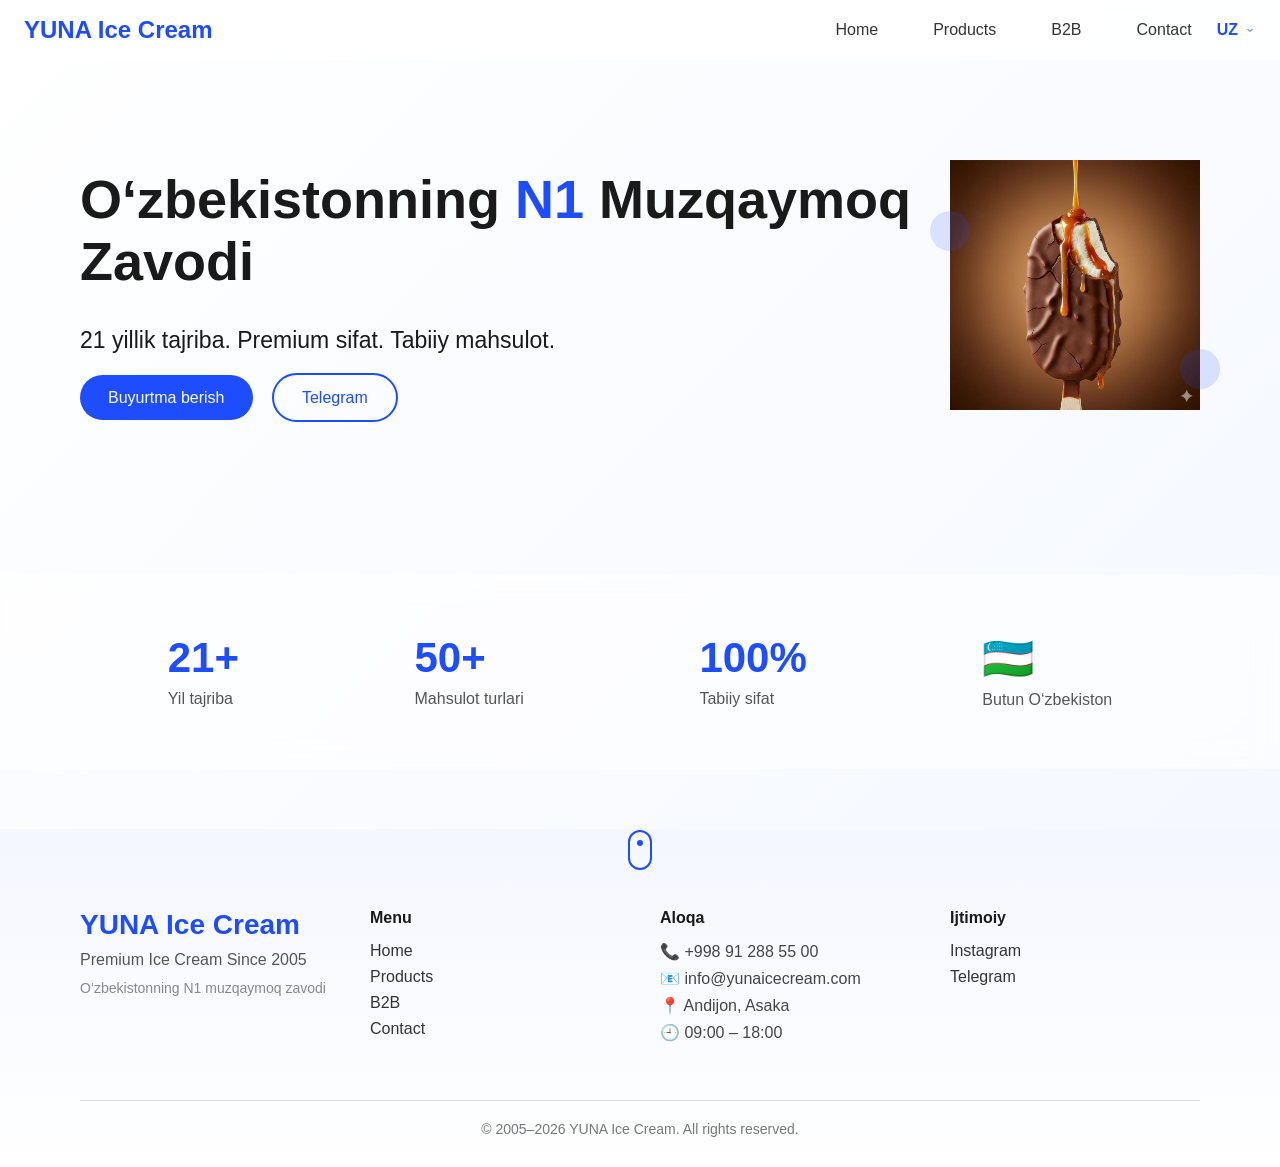
<file: index.html>
<!DOCTYPE html>
<html lang="uz">
    <head>
        <meta charset="UTF-8" />
        <title>YUNA Ice Cream — Premium Muzqaymoq</title>
        <meta name="viewport" content="width=device-width, initial-scale=1.0" />
        <link rel="stylesheet" href="assets/css/style.css" />
    </head>
<body>

<!-- LOADER -->
<div id="loader">
  <div class="logo">YUNA Ice Cream</div>
  <p>Premium Ice Cream Since 2005</p>
</div>

<!-- HEADER -->
<header class="header">
  <div class="header-left">
    <div class="brand">YUNA Ice Cream</div>
  </div>

  <div class="box-nav">
      <nav class="nav" id="navMenu">
    <a href="index.html">Home</a>
    <a href="products.html">Products</a>
    <a href="b2b.html">B2B</a>
    <a href="contact.html">Contact</a>
  </nav>

  <div class="header-right">
   <div class="lang-box" id="langBox">
  <span class="current-lang">UZ</span>
  <svg width="12" height="12" viewBox="0 0 24 24">
    <path d="M7 10l5 5 5-5" fill="none" stroke="currentColor" stroke-width="2"/>
  </svg>

  <div class="lang-dropdown">
    <button data-lang="uz">UZ</button>
    <button data-lang="ru">RU</button>
    <button data-lang="en">EN</button>
  </div>
</div>


    <div class="hamburger" id="hamburger">
      <span></span><span></span><span></span>
    </div>
  </div>
  </div>
</header>





<!-- HERO -->
<section class="hero">
  <div class="hero-text">
    <h1>O‘zbekistonning <span>N1</span> Muzqaymoq Zavodi</h1>
    <p data-i18n="hero_desc">21 yillik tajriba. Premium sifat. Tabiiy mahsulot.</p>

    <div class="buttons">
      <a class="btn primary" href="b2b.html" target="_blank">Buyurtma berish</a>
      <a class="btn outline" href="https://t.me/yunamilk" target="_blank" rel="noopener">Telegram</a>
    </div>
  </div>

  <div class="hero-image">
    <img src="assets/images/photo_2026-01-29_21-49-22.jpg" alt="Ice Cream" width="250" height="250">
    <div class="floating ice1"></div>
    <div class="floating ice2"></div>

  </div>
  <div class="scroll-indicator">
  <span></span>
</div>

</section>

<!-- STATS -->
<section class="stats">
  <div class="stat">
    <h3>21+</h3>
    <p>Yil tajriba</p>
  </div>
  <div class="stat">
    <h3>50+</h3>
    <p>Mahsulot turlari</p>
  </div>
  <div class="stat">
    <h3>100%</h3>
    <p>Tabiiy sifat</p>
  </div>
  <div class="stat">
    <h3>🇺🇿</h3>
    <p>Butun O‘zbekiston</p>
  </div>
</section>

<footer class="footer">
  <div class="footer-grid">

    <div class="footer-brand">
      <h2>YUNA Ice Cream</h2>
      <p>Premium Ice Cream Since 2005</p>
      <span data-i18n="hero_title">O‘zbekistonning N1 muzqaymoq zavodi</span>
    </div>

    <div class="footer-links">
      <h4>Menu</h4>
      <a href="#">Home</a>
      <a href="products.html">Products</a>
      <a href="b2b.html">B2B</a>
      <a href="contact.html">Contact</a>
    </div>

    <div class="footer-contact">
      <h4>Aloqa</h4>
      <p>📞 +998 91 288 55 00</p>
      <p>📧 info@yunаicecream.com</p>
      <p>📍 Andijon, Asaka</p>
      <p>🕘 09:00 – 18:00</p>
    </div>

    <div class="footer-social">
      <h4>Ijtimoiy</h4>
      <a href="https://www.instagram.com/yunabiznes/" target="_blank" el="noopener">Instagram</a>
      <a href="https://t.me/yunamilk" target="_blank" el="noopener">Telegram</a>
    </div>

  </div>

  <div class="footer-bottom">
    © 2005–2026 YUNA Ice Cream. All rights reserved.
  </div>
</footer>


<!-- <script src="assets/js/translations.js"></script> -->
<script src="assets/js/main.js"></script>

</body>
</html>
</file>
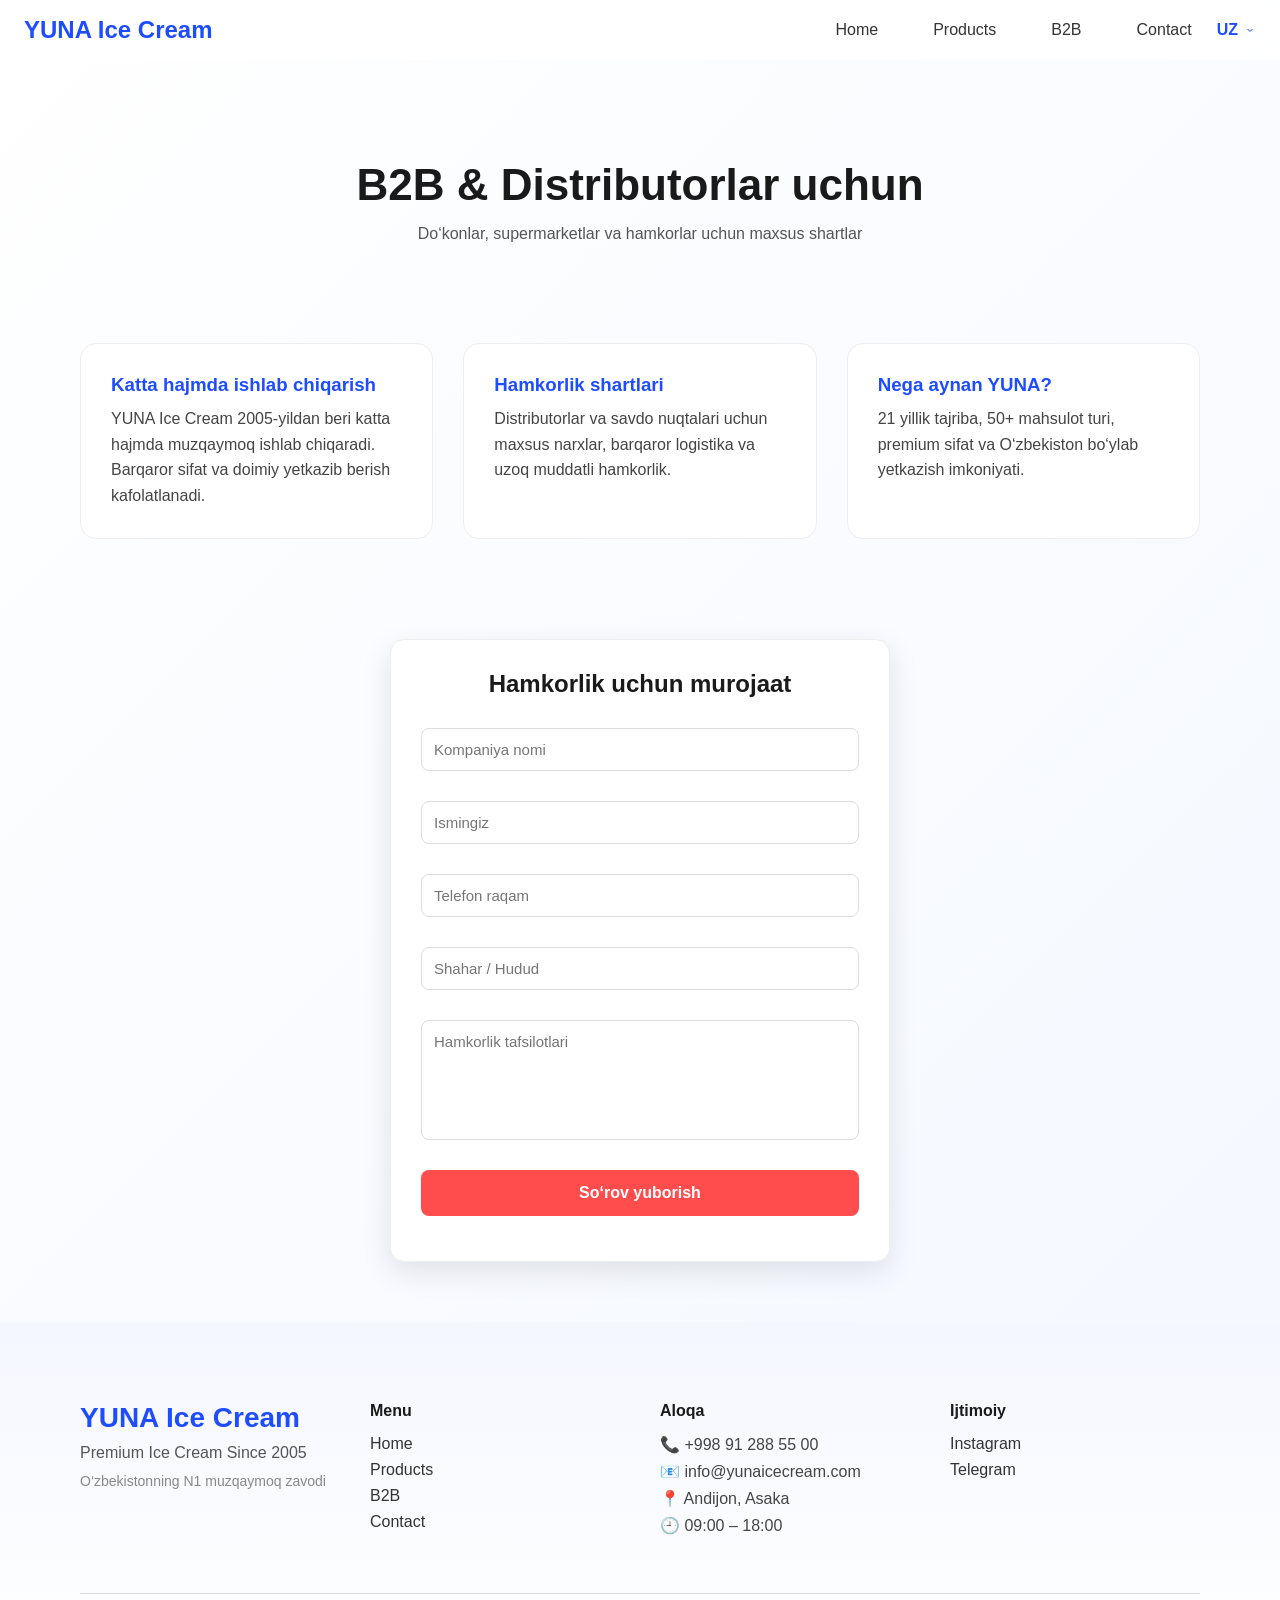
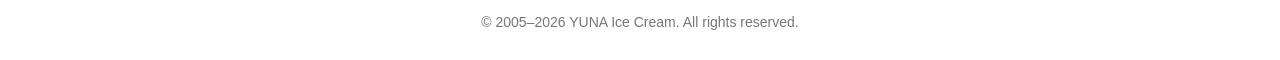
<file: b2b.html>
<!DOCTYPE html>
<html lang="uz">
<head>
  <meta charset="UTF-8" />
  <title>B2B — YUNA Ice Cream</title>
  <meta name="viewport" content="width=device-width, initial-scale=1.0" />
  <link rel="stylesheet" href="assets/css/style.css" />
</head>




<body>

<!-- HEADER -->
<header class="header">
  <div class="header-left">
    <div class="brand">YUNA Ice Cream</div>
  </div>

  <div class="box-nav">
      <nav class="nav" id="navMenu">
    <a href="index.html">Home</a>
    <a href="products.html">Products</a>
    <a href="b2b.html">B2B</a>
    <a href="contact.html">Contact</a>
  </nav>

  <div class="header-right">
   <div class="lang-box" id="langBox">
  <span class="current-lang">UZ</span>
  <svg width="12" height="12" viewBox="0 0 24 24">
    <path d="M7 10l5 5 5-5" fill="none" stroke="currentColor" stroke-width="2"/>
  </svg>

  <div class="lang-dropdown">
    <button data-lang="uz">UZ</button>
    <button data-lang="ru">RU</button>
    <button data-lang="en">EN</button>
  </div>
</div>


    <div class="hamburger" id="hamburger">
      <span></span><span></span><span></span>
    </div>
  </div>
  </div>
</header>


<!-- B2B HERO -->
<section class="b2b-hero">
  <h1>B2B & Distributorlar uchun</h1>
  <p>Do‘konlar, supermarketlar va hamkorlar uchun maxsus shartlar</p>
</section>

<!-- B2B INFO -->
<section class="b2b-info">
  <div class="b2b-box">
    <h3>Katta hajmda ishlab chiqarish</h3>
    <p>
      YUNA Ice Cream 2005-yildan beri katta hajmda muzqaymoq ishlab chiqaradi.
      Barqaror sifat va doimiy yetkazib berish kafolatlanadi.
    </p>
  </div>

  <div class="b2b-box">
    <h3>Hamkorlik shartlari</h3>
    <p>
      Distributorlar va savdo nuqtalari uchun maxsus narxlar,
      barqaror logistika va uzoq muddatli hamkorlik.
    </p>
  </div>

  <div class="b2b-box">
    <h3>Nega aynan YUNA?</h3>
    <p>
      21 yillik tajriba, 50+ mahsulot turi, premium sifat va
      O‘zbekiston bo‘ylab yetkazish imkoniyati.
    </p>
  </div>
</section>

<!-- B2B FORM -->
<!-- <section class="b2b-form">
  <h2>Hamkorlik uchun murojaat</h2>

<form id="b2bForm" class="b2b-form">
  <input type="text" placeholder="Kompaniya nomi" required>
  <input type="text" placeholder="Aloqa shaxsi" required>
  <input type="tel" placeholder="Telefon raqam" required>
  <input type="text" placeholder="Shahar / Hudud">
  <textarea placeholder="Hamkorlik tafsilotlari"></textarea>

  <button type="submit">So‘rov yuborish</button>
</form>

</section> -->

<section class="b2b-form">
  <h2>Hamkorlik uchun murojaat</h2>

  <form id="b2bForm">
    <input
      type="text"
      id="company"
      placeholder="Kompaniya nomi"
      required
    >

    <input
      type="text"
      id="name"
      placeholder="Ismingiz"
      required
    >

    <input
      type="tel"
      id="phone"
      placeholder="Telefon raqam"
      required
    >

    <input
      type="text"
      id="city"
      placeholder="Shahar / Hudud"
    >

    <textarea
      id="message"
      placeholder="Hamkorlik tafsilotlari"
    ></textarea>

    <button type="submit">So‘rov yuborish</button>

    <p id="formStatus"></p>
  </form>
</section>



<!-- FOOTER -->
<footer class="footer">
  <div class="footer-grid">

    <div class="footer-brand">
      <h2>YUNA Ice Cream</h2>
      <p>Premium Ice Cream Since 2005</p>
      <span data-i18n="hero_title">O‘zbekistonning N1 muzqaymoq zavodi</span>
    </div>

    <div class="footer-links">
      <h4>Menu</h4>
      <a href="#">Home</a>
      <a href="products.html">Products</a>
      <a href="b2b.html">B2B</a>
      <a href="contact.html">Contact</a>
    </div>

    <div class="footer-contact">
      <h4>Aloqa</h4>
      <p>📞 +998 91 288 55 00</p>
      <p>📧 info@yunаicecream.com</p>
      <p>📍 Andijon, Asaka</p>
      <p>🕘 09:00 – 18:00</p>
    </div>

    <div class="footer-social">
      <h4>Ijtimoiy</h4>
      <a href="https://www.instagram.com/yunabiznes/" target="_blank" el="noopener">Instagram</a>
      <a href="https://t.me/yunamilk" target="_blank" el="noopener">Telegram</a>
    </div>

  </div>

  <div class="footer-bottom">
    © 2005–2026 YUNA Ice Cream. All rights reserved.
  </div>
</footer>



<script src="assets/js/main.js"></script>
</body>
</html>
</file>
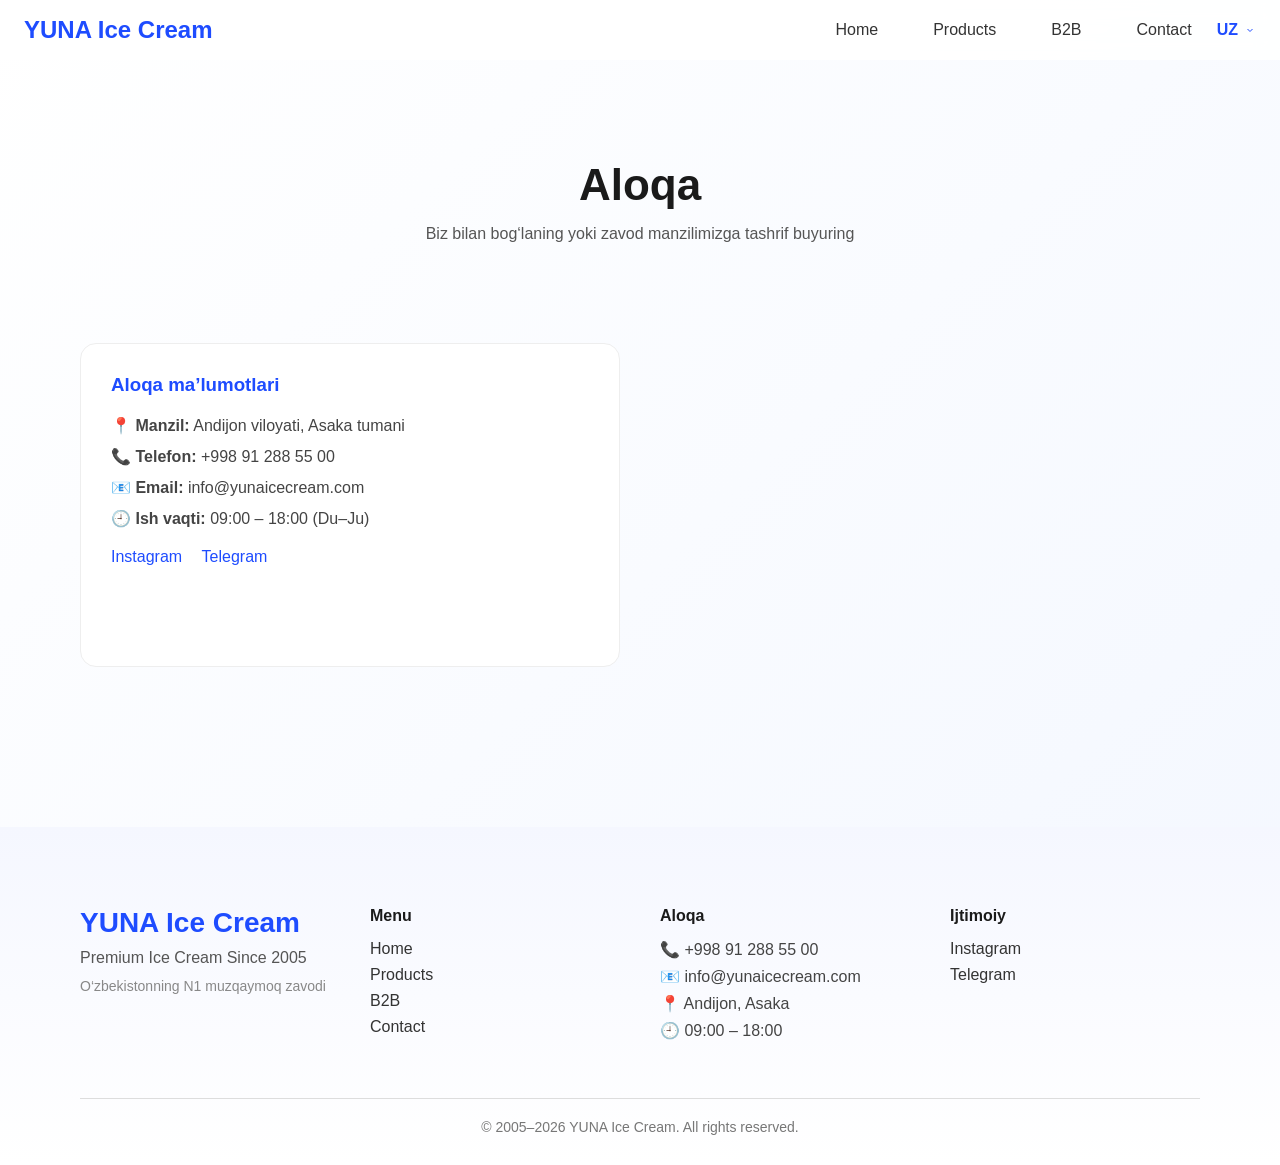
<file: contact.html>
<!DOCTYPE html>
<html lang="uz">
<head>
  <meta charset="UTF-8" />
  <title>Contact — YUNA Ice Cream</title>
  <meta name="viewport" content="width=device-width, initial-scale=1.0" />
  <link rel="stylesheet" href="assets/css/style.css" />
</head>
<body>

<!-- HEADER -->
<header class="header">
  <div class="header-left">
    <div class="brand">YUNA Ice Cream</div>
  </div>

  <div class="box-nav">
      <nav class="nav" id="navMenu">
    <a href="index.html">Home</a>
    <a href="products.html">Products</a>
    <a href="b2b.html">B2B</a>
    <a href="contact.html">Contact</a>
  </nav>

  <div class="header-right">
   <div class="lang-box" id="langBox">
  <span class="current-lang">UZ</span>
  <svg width="12" height="12" viewBox="0 0 24 24">
    <path d="M7 10l5 5 5-5" fill="none" stroke="currentColor" stroke-width="2"/>
  </svg>

  <div class="lang-dropdown">
    <button data-lang="uz">UZ</button>
    <button data-lang="ru">RU</button>
    <button data-lang="en">EN</button>
  </div>
</div>


    <div class="hamburger" id="hamburger">
      <span></span><span></span><span></span>
    </div>
  </div>
  </div>
</header>


<!-- CONTACT HERO -->
<section class="contact-hero">
  <h1>Aloqa</h1>
  <p>Biz bilan bog‘laning yoki zavod manzilimizga tashrif buyuring</p>
</section>

<!-- CONTACT CONTENT -->
<section class="contact-content">

  <!-- CONTACT INFO -->
  <div class="contact-info">
    <h3>Aloqa ma’lumotlari</h3>
    <p><strong>📍 Manzil:</strong> Andijon viloyati, Asaka tumani</p>
    <p><strong>📞 Telefon:</strong> +998 91 288 55 00</p>
    <p><strong>📧 Email:</strong> info@yunaicecream.com</p>
    <p><strong>🕘 Ish vaqti:</strong> 09:00 – 18:00 (Du–Ju)</p>

    <div class="contact-social">
      <a href="https://www.instagram.com/yunabiznes/" target="_blank" el="noopener">Instagram</a>
      <a href="https://t.me/yunamilk" target="_blank" el="noopener">Telegram</a>
    </div>
  </div>

  <!-- MAP -->
  <div class="contact-map">
    <iframe
      src="https://www.google.com/maps?q=Asaka,%20Andijan,%20Uzbekistan&output=embed"
      loading="lazy"
      referrerpolicy="no-referrer-when-downgrade">
    </iframe>
  </div>

</section>

<!-- FOOTER -->
<footer class="footer">
  <div class="footer-grid">

    <div class="footer-brand">
      <h2>YUNA Ice Cream</h2>
      <p>Premium Ice Cream Since 2005</p>
      <span data-i18n="hero_title">O‘zbekistonning N1 muzqaymoq zavodi</span>
    </div>

    <div class="footer-links">
      <h4>Menu</h4>
      <a href="#">Home</a>
      <a href="products.html">Products</a>
      <a href="b2b.html">B2B</a>
      <a href="contact.html">Contact</a>
    </div>

    <div class="footer-contact">
      <h4>Aloqa</h4>
      <p>📞 +998 91 288 55 00</p>
      <p>📧 info@yunаicecream.com</p>
      <p>📍 Andijon, Asaka</p>
      <p>🕘 09:00 – 18:00</p>
    </div>

    <div class="footer-social">
      <h4>Ijtimoiy</h4>
      <a href="https://www.instagram.com/yunabiznes/" target="_blank" el="noopener">Instagram</a>
      <a href="https://t.me/yunamilk" target="_blank" el="noopener">Telegram</a>
    </div>

  </div>

  <div class="footer-bottom">
    © 2005–2026 YUNA Ice Cream. All rights reserved.
  </div>
</footer>

<script src="assets/js/main.js"></script>
</body>
</html>
</file>
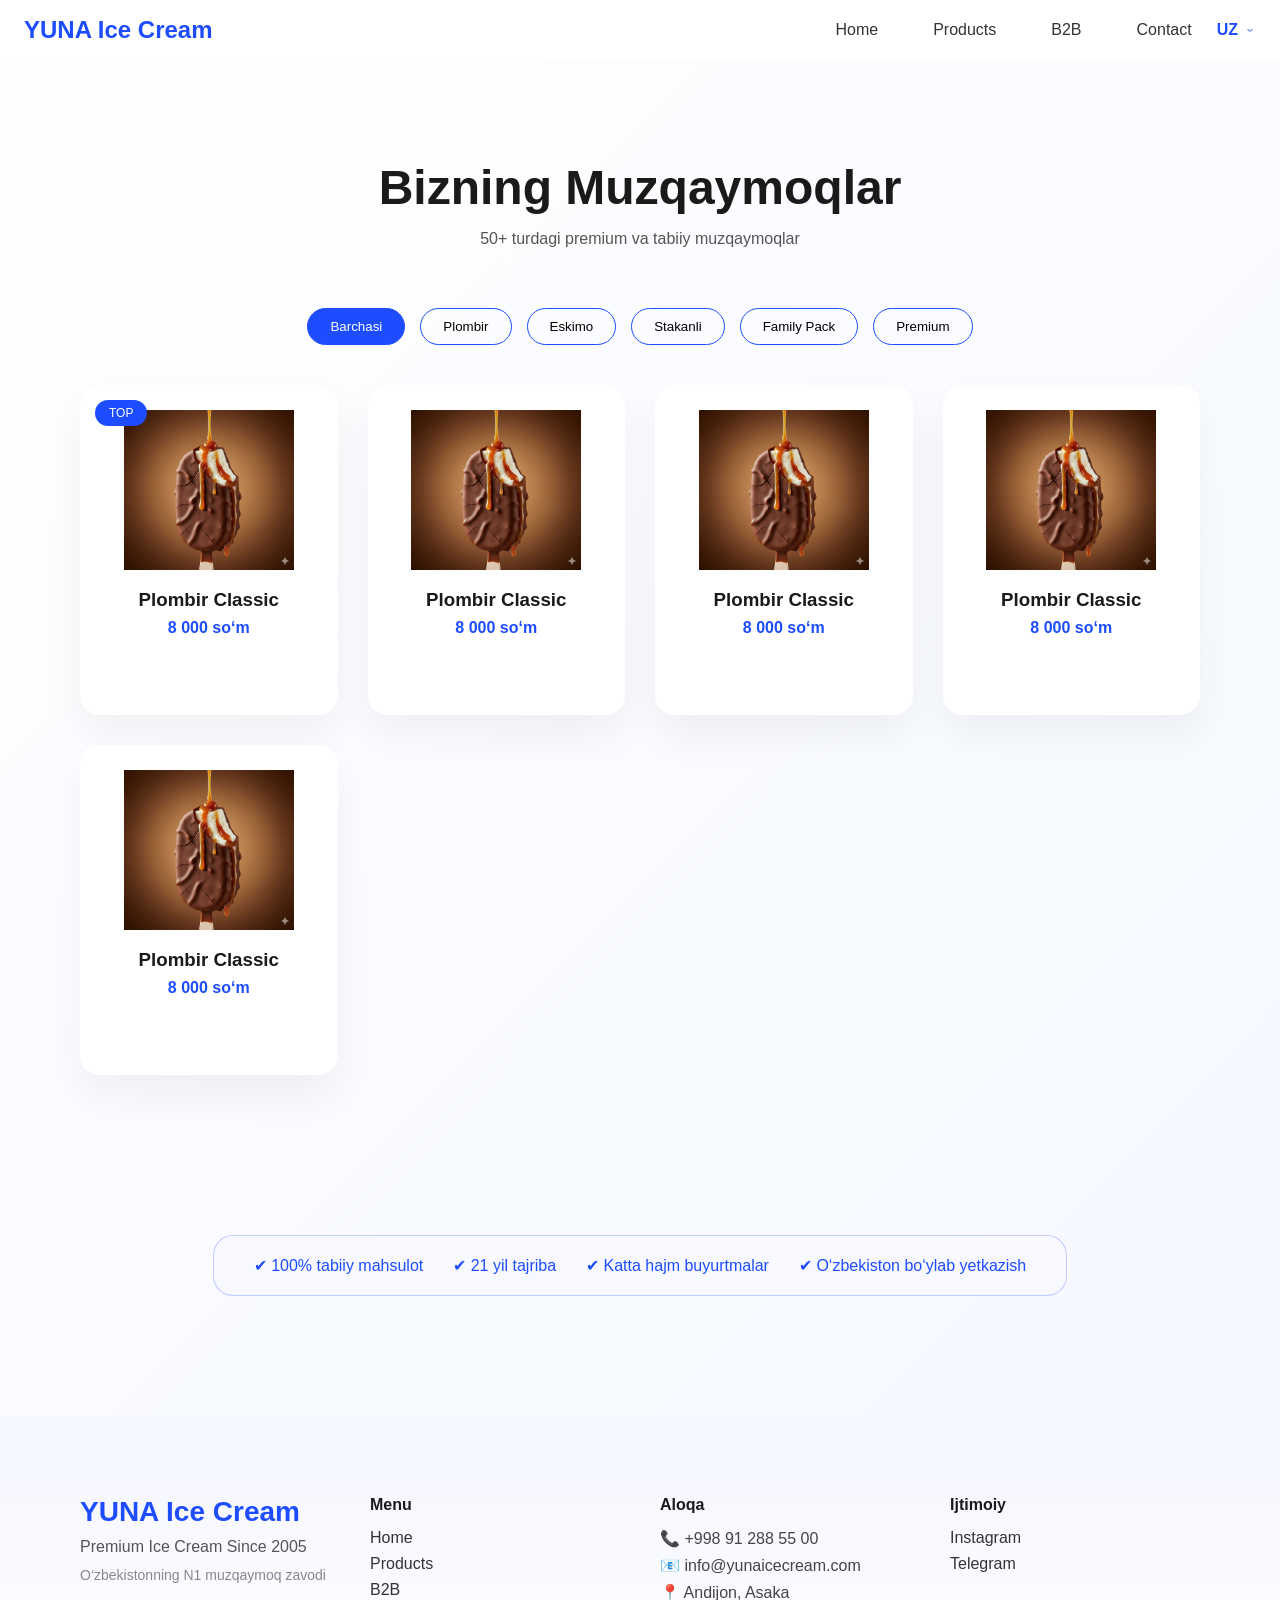
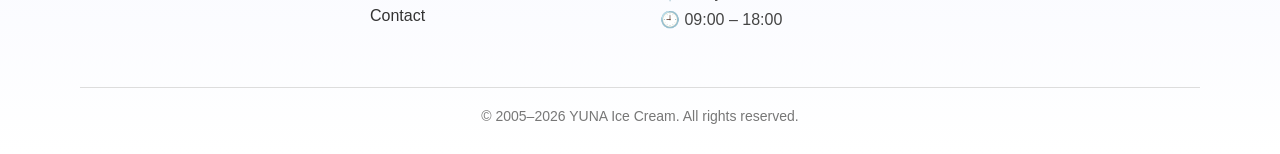
<file: products.html>
<!DOCTYPE html>
<html lang="uz">
<head>
  <meta charset="UTF-8" />
  <title>Products — YUNA Ice Cream</title>
  <meta name="viewport" content="width=device-width, initial-scale=1.0" />
  <link rel="stylesheet" href="assets/css/style.css" />
</head>
<body>

<!-- HEADER (index bilan bir xil) -->
<header class="header">
  <div class="header-left">
    <div class="brand">YUNA Ice Cream</div>
  </div>

  <div class="box-nav">
      <nav class="nav" id="navMenu">
    <a href="index.html">Home</a>
    <a href="products.html">Products</a>
    <a href="b2b.html">B2B</a>
    <a href="contact.html">Contact</a>
  </nav>

  <div class="header-right">
   <div class="lang-box" id="langBox">
  <span class="current-lang">UZ</span>
  <svg width="12" height="12" viewBox="0 0 24 24">
    <path d="M7 10l5 5 5-5" fill="none" stroke="currentColor" stroke-width="2"/>
  </svg>

  <div class="lang-dropdown">
    <button data-lang="uz">UZ</button>
    <button data-lang="ru">RU</button>
    <button data-lang="en">EN</button>
  </div>
</div>


    <div class="hamburger" id="hamburger">
      <span></span><span></span><span></span>
    </div>
  </div>
  </div>
</header>


<!-- PRODUCTS HERO -->
<section class="products-hero">
  <h1>Bizning Muzqaymoqlar</h1>
  <p>50+ turdagi premium va tabiiy muzqaymoqlar</p>
</section>

<!-- FILTER -->
<div class="product-filters">
  <button class="active">Barchasi</button>
  <button>Plombir</button>
  <button>Eskimo</button>
  <button>Stakanli</button>
  <button>Family Pack</button>
  <button>Premium</button>
</div>

<!-- PRODUCTS GRID -->
<section class="products-grid">

  <div class="product-card">
    <img src="assets/images/photo_2026-01-29_21-49-22.jpg" alt="">
    <span class="badge">TOP</span>

    <h3>Plombir Classic</h3>
    <span id="span">8 000 so‘m</span>
    <a href="#" class="buy-btn">Buyurtma</a>
  </div>

  <div class="product-card">
     <img src="assets/images/photo_2026-01-29_21-49-22.jpg" alt="">

    <h3>Plombir Classic</h3>
    <span id="span">8 000 so‘m</span>
    <a href="#" class="buy-btn">Buyurtma</a>
  </div>

  <div class="product-card">
     <img src="assets/images/photo_2026-01-29_21-49-22.jpg" alt="">

    <h3>Plombir Classic</h3>
    <span id="span">8 000 so‘m</span>
    <a href="#" class="buy-btn">Buyurtma</a>
  </div>

  <div class="product-card">
     <img src="assets/images/photo_2026-01-29_21-49-22.jpg" alt="">

    <h3>Plombir Classic</h3>
    <span id="span">8 000 so‘m</span>
    <a href="#" class="buy-btn">Buyurtma</a>
  </div>

  <div class="product-card">
     <img src="assets/images/photo_2026-01-29_21-49-22.jpg" alt="">

    <h3>Plombir Classic</h3>
    <span id="span">8 000 so‘m</span>
    <a href="#" class="buy-btn">Buyurtma</a>
  </div>

</section>

<section class="product-trust">
  <div class="trust-wrapper">
    <span>✔ 100% tabiiy mahsulot</span>
    <span>✔ 21 yil tajriba</span>
    <span>✔ Katta hajm buyurtmalar</span>
    <span>✔ O‘zbekiston bo‘ylab yetkazish</span>
  </div>
</section>




<!-- FOOTER (index bilan bir xil) -->
<footer class="footer">
  <div class="footer-grid">

    <div class="footer-brand">
      <h2>YUNA Ice Cream</h2>
      <p>Premium Ice Cream Since 2005</p>
      <span data-i18n="hero_title">O‘zbekistonning N1 muzqaymoq zavodi</span>
    </div>

    <div class="footer-links">
      <h4>Menu</h4>
      <a href="#">Home</a>
      <a href="products.html">Products</a>
      <a href="b2b.html">B2B</a>
      <a href="contact.html">Contact</a>
    </div>

    <div class="footer-contact">
      <h4>Aloqa</h4>
      <p>📞 +998 91 288 55 00</p>
      <p>📧 info@yunаicecream.com</p>
      <p>📍 Andijon, Asaka</p>
      <p>🕘 09:00 – 18:00</p>
    </div>

    <div class="footer-social">
      <h4>Ijtimoiy</h4>
      <a href="https://www.instagram.com/yunabiznes/" target="_blank" el="noopener">Instagram</a>
      <a href="https://t.me/yunamilk" target="_blank" el="noopener">Telegram</a>
    </div>

  </div>

  <div class="footer-bottom">
    © 2005–2026 YUNA Ice Cream. All rights reserved.
  </div>
</footer>

<script src="assets/js/main.js"></script>
</body>
</html>
</file>
<file: assets/css/style.css>
* {
  margin: 0;
  padding: 0;
  box-sizing: border-box;
  font-family: 'Segoe UI', sans-serif;
}

body {
  background: linear-gradient(135deg, #ffffff, #f3f7ff);
  color: #1a1a1a;
}

/* LOADER */
#loader {
  position: fixed;
  inset: 0;
  background: #ffffff;
  display: flex;
  flex-direction: column;
  justify-content: center;
  align-items: center;
  z-index: 9999;
}

#loader .logo {
  font-size: 42px;
  font-weight: 700;
  color: #1e4cff;
  animation: fadeIn 1.5s ease;
}

#loader p {
  margin-top: 10px;
  color: #555;
}

@keyframes fadeIn {
  from { opacity: 0; transform: scale(0.9); }
  to { opacity: 1; transform: scale(1); }
}


.header {
  display: flex;
  align-items: center;
  justify-content: space-between;
  padding: 16px 24px;
  position: fixed;
  width: 100%;
  background: rgba(255,255,255,0.85);
  backdrop-filter: blur(10px);
  z-index: 1000;
}

.header-left,
.header-right {
  display: flex;
  align-items: center;
  gap: 15px;
}

.box-nav {
  display: flex;
  align-items: center;
  gap: 25px;
}

.nav {
  display: flex;
  gap: 30px;
}


.lang-switcher button {
  background: transparent;
  border: none;
  font-weight: 600;
  cursor: pointer;
  margin-left: 6px;
  color: #1e4cff;
}




.lang-box {
  position: relative;
  display: flex;
  align-items: center;
  gap: 6px;
  cursor: pointer;
  font-weight: 600;
  color: #1e4cff;
  user-select: none;
}

.lang-box svg {
  transition: 0.3s;
}

.lang-dropdown {
  position: absolute;
  top: 120%;
  right: 0;
  background: #fff;
  border-radius: 10px;
  box-shadow: 0 15px 30px rgba(0,0,0,0.08);
  display: none;
  flex-direction: column;
  overflow: hidden;
  z-index: 1001;
}

.lang-dropdown button {
  background: none;
  border: none;
  padding: 10px 18px;
  cursor: pointer;
  font-weight: 500;
  transition: 0.2s;
  white-space: nowrap;
}

.lang-dropdown button:hover {
  background: #f3f6ff;
  color: #1e4cff;
}

/* ACTIVE HOLAT */
.lang-box.active .lang-dropdown {
  display: flex;
}

.lang-box.active svg {
  transform: rotate(180deg);
}







.header .brand {
  font-size: 24px;
  font-weight: 700;
  color: #1e4cff;
}

.header nav a {
  margin-left: 25px;
  text-decoration: none;
  color: #333;
  font-weight: 500;
}

/* HERO */
.hero {
  display: flex;
  align-items: center;
  justify-content: space-between;
  padding: 160px 80px;
}

.hero h1 {
  font-size: 54px;
}

.hero h1 span {
  color: #1e4cff;
}

.hero p {
  margin: 35px 0;
  font-size: 23px;
  max-width: 500px;
}

.buttons .btn {
  padding: 14px 28px;
  border-radius: 30px;
  text-decoration: none;
  margin-right: 15px;
  transition: 0.3s;
}

.btn.primary {
  background: #1e4cff;
  color: white;
}

.btn.outline {
  border: 2px solid #1e4cff;
  color: #1e4cff;
}

.btn:hover {
  transform: translateY(-3px);
}



/* STATS */
.stats {
    display: flex;
    justify-content: space-around;
    padding: 60px 80px;
    background: rgba(255,255,255,0.6);
    backdrop-filter: blur(12px);
}

.stat h3 {
  font-size: 42px;
  color: #1e4cff;
}

.stat p {
  margin-top: 8px;
  color: #555;
  font-weight: 500;
}

@media (max-width: 768px) {
  .stats {
    display: grid;
    grid-template-columns: repeat(2, 1fr);
    gap: 20px;
    text-align: center;
    padding: 40px 60px;
  }
}





/* FLOATING ICE */
.hero-image {
  position: relative;
}

.floating {
  position: absolute;
  width: 40px;
  height: 40px;
  background: rgba(30,76,255,0.15);
  border-radius: 50%;
  animation: float 6s ease-in-out infinite;
}

.ice1 {
  top: 20%;
  left: -20px;
}

.ice2 {
  bottom: 10%;
  right: -20px;
  animation-delay: 3s;
}

@keyframes float {
  0% { transform: translateY(0); }
  50% { transform: translateY(-15px); }
  100% { transform: translateY(0); }
}


/* SCROLL INDICATOR */
.scroll-indicator {
  position: absolute;
  bottom: 30px;
  left: 50%;
  transform: translateX(-50%);
}

.scroll-indicator span {
  display: block;
  width: 24px;
  height: 40px;
  border: 2px solid #1e4cff;
  border-radius: 20px;
  position: relative;
}

.scroll-indicator span::after {
  content: '';
  width: 6px;
  height: 6px;
  background: #1e4cff;
  border-radius: 50%;
  position: absolute;
  top: 8px;
  left: 50%;
  transform: translateX(-50%);
  animation: scroll 1.5s infinite;
}

@keyframes scroll {
  0% { opacity: 0; top: 8px; }
  50% { opacity: 1; }
  100% { opacity: 0; top: 20px; }
}


/* FOOTER */
.footer {
  background: linear-gradient(180deg, #f5f7ff, #ffffff);
  padding: 80px 80px 30px;
  margin-top: 60px;
}

.footer-grid {
  display: grid;
  grid-template-columns: repeat(4, 1fr);
  gap: 40px;
}

.footer-brand h2 {
  color: #1e4cff;
  font-size: 28px;
}

.footer-brand p {
  margin: 10px 0;
  color: #555;
}

.footer-brand span {
  font-size: 14px;
  color: #888;
}

.footer-links h4,
.footer-contact h4,
.footer-social h4 {
  margin-bottom: 15px;
}

.footer-links a,
.footer-social a {
  display: block;
  text-decoration: none;
  color: #333;
  margin-bottom: 8px;
  transition: 0.3s;
}

.footer-links a:hover,
.footer-social a:hover {
  color: #1e4cff;
  transform: translateX(5px);
}

.footer-contact p {
  margin-bottom: 8px;
  color: #444;
}

.footer-bottom {
  text-align: center;
  margin-top: 50px;
  padding-top: 20px;
  border-top: 1px solid #ddd;
  color: #777;
  font-size: 14px;
}








/* PRODUCTS HERO */
.products-hero {
  padding: 160px 80px 60px;
  text-align: center;
}

.products-hero h1 {
  font-size: 48px;
}

.products-hero p {
  margin-top: 15px;
  color: #555;
}


@media (max-width: 768px) {
  .products-hero {
    padding: 120px 20px 60px;
  }
  
  .products-hero h1 {
    font-size: 32px;
  
}}


/* FILTERS */
.product-filters {
  display: flex;
  justify-content: center;
  gap: 15px;
  margin-bottom: 40px;
}

.product-filters button {
  padding: 10px 22px;
  border-radius: 25px;
  border: 1px solid #1e4cff;
  background: transparent;
  cursor: pointer;
  transition: 0.3s;
}

.product-filters button.active,
.product-filters button:hover {
  background: #1e4cff;
  color: white;
}

/* PRODUCTS GRID */
.products-grid {
  display: grid;
  grid-template-columns: repeat(auto-fit, minmax(240px, 1fr));
  gap: 30px;
  padding: 0 80px 100px;
}

.product-card {
  background: white;
  border-radius: 20px;
  padding: 25px;
  text-align: center;
  box-shadow: 0 20px 40px rgba(0,0,0,0.05);
  transition: 0.4s;
}

.product-card:hover {
  transform: translateY(-10px);
}

.product-card img {
  width: 100%;
  max-height: 160px;
  object-fit: contain;
}

.product-card h3 {
  margin: 15px 0 8px;
}

.product-card #span {
  display: block;
  color: #1e4cff;
  font-weight: 600;
  margin-bottom: 15px;
}

.buy-btn {
  display: inline-block;
  padding: 10px 24px;
  background: #1e4cff;
  color: white;
  text-decoration: none;
  border-radius: 25px;
}

.badge {
  position: absolute;
  top: 15px;
  left: 15px;
  background: #1e4cff;
  color: white;
  padding: 6px 14px;
  font-size: 12px;
  border-radius: 20px;
}
.product-card {
  position: relative;
}

.product-card .buy-btn {
  opacity: 0;
  transform: translateY(10px);
  transition: 0.3s;
}

.product-card:hover .buy-btn {
  opacity: 1;
  transform: translateY(0);
}

.product-trust {
  display: flex;
  justify-content: center;
  padding: 60px 40px;
}

.trust-wrapper {
  display: flex;
  gap: 30px;
  padding: 20px 40px;
  background: #f7f9ff;
  border: 1px solid rgba(30,76,255,0.25);
  border-radius: 20px;
  font-weight: 500;
  color: #1e4cff;
}

.trust-wrapper span {
  white-space: nowrap;
}

@media (max-width: 768px) {
  .trust-wrapper {
    flex-direction: column;
    align-items: center;
  }
  
}




/* B2B HERO */
.b2b-hero {
  padding: 160px 80px 60px;
  text-align: center;
}

.b2b-hero h1 {
  font-size: 44px;
}

.b2b-hero p {
  margin-top: 15px;
  color: #555;
}

/* B2B INFO */
.b2b-info {
  display: grid;
  grid-template-columns: repeat(auto-fit, minmax(280px, 1fr));
  gap: 30px;
  padding: 40px 80px;
}

.b2b-box {
  background: #ffffff;
  padding: 30px;
  border-radius: 16px;
  border: 1px solid #eee;
}

.b2b-box h3 {
  margin-bottom: 10px;
  color: #1e4cff;
}

.b2b-box p {
  color: #444;
  line-height: 1.6;
}

/* B2B FORM */
.b2b-form {
  padding: 60px 80px 100px;
  max-width: 600px;
  margin: 0 auto;
}

.b2b-form h2 {
  text-align: center;
  margin-bottom: 30px;
}

.b2b-form form {
  display: flex;
  flex-direction: column;
  gap: 15px;
}

.b2b-form input,
.b2b-form textarea {
  padding: 14px;
  border-radius: 10px;
  border: 1px solid #ccc;
  font-size: 15px;
}

.b2b-form textarea {
  resize: none;
  height: 120px;
}

.b2b-form button {
  padding: 14px;
  background: #1e4cff;
  color: white;
  border: none;
  border-radius: 30px;
  font-size: 16px;
  cursor: pointer;
}




/* CONTACT HERO */
.contact-hero {
  padding: 160px 80px 60px;
  text-align: center;
}

.contact-hero h1 {
  font-size: 44px;
}

.contact-hero p {
  margin-top: 15px;
  color: #555;
}

/* CONTACT CONTENT */
.contact-content {
  display: grid;
  grid-template-columns: 1fr 1fr;
  gap: 40px;
  padding: 40px 80px 100px;
}

.contact-info {
  background: #ffffff;
  padding: 30px;
  border-radius: 16px;
  border: 1px solid #eee;
}

.contact-info h3 {
  margin-bottom: 20px;
  color: #1e4cff;
}

.contact-info p {
  margin-bottom: 12px;
  color: #444;
}

.contact-social {
  margin-top: 20px;
}

.contact-social a {
  margin-right: 15px;
  text-decoration: none;
  color: #1e4cff;
  font-weight: 500;
}

/* MAP */
.contact-map iframe {
  width: 100%;
  height: 100%;
  min-height: 320px;
  border: none;
  border-radius: 16px;
}





.b2b-form {
  max-width: 500px;
  background: #fff;
  padding: 30px;
  border-radius: 16px;
  border: 1px solid #eee;
}

.b2b-form input,
.b2b-form textarea {
  width: 100%;
  margin-bottom: 15px;
  padding: 12px;
  border-radius: 10px;
  border: 1px solid #ddd;
}

.b2b-form button {
  width: 100%;
  padding: 14px;
  background: #1e4cff;
  color: #fff;
  border: none;
  border-radius: 12px;
  font-weight: 600;
  cursor: pointer;
}












@media (max-width: 768px) {

  .header {
    align-items: stretch;
    padding: 20px;
    /* flex-direction: column; */
    gap: 15px;
  }

  nav {
    display: flex;
    flex-wrap: wrap;
    justify-content: center;
    gap: 12px;
  }

  nav a {
    font-size: 14px;
  }

  .lang-switcher {
    justify-content: center;
  }
}

@media (max-width: 768px) {
  .hero {
    flex-direction: column;
    padding: 120px 20px 60px;
    gap: 40px;
    text-align: center;
  }

  .hero-text h1 {
    font-size: 32px;
    line-height: 1.3;
  }

  .buttons {
    display: flex;
    justify-content: center;
    gap: 12px;
    flex-wrap: wrap;
  }

  .hero-image img {
    width: 200px;
    height: auto;
  }
}


@media (max-width: 768px) {
  .products-grid {
    grid-template-columns: 1fr;
    padding: 0 20px;
  }
}

@media (max-width: 768px) {
  .b2b-form {
    width: 100%;
    padding: 25px;
  }

  .b2b-form input,
  .b2b-form textarea {
    font-size: 15px;
  }
}

@media (max-width: 768px) {
  .contact-content {
    grid-template-columns: 1fr;
    padding: 40px 20px;
  }

  .contact-map iframe {
    min-height: 260px;
  }
}

@media (max-width: 768px) {
  .footer {
    padding: 40px 20px;
  }

  .footer-grid {
    grid-template-columns: 1fr;
    text-align: center;
  }
}


@media (max-width: 420px) {
  h1 {
    font-size: 28px;
  }

  h2 {
    font-size: 22px;
  }

  p {
    font-size: 14px;
  }

  button {
    padding: 12px;
  }
}





.hamburger {
  display: none;
  flex-direction: column;
  gap: 5px;
  cursor: pointer;
}

.hamburger span {
  width: 24px;
  height: 2px;
  background: #1e4cff;
  border-radius: 2px;
  transition: 0.3s;
}



@media (max-width: 768px) {
  .nav {
    position: absolute;
    top: 100%;
    left: 0;
    width: 100%;
    background: #fff;
    flex-direction: column;
    align-items: center;
    display: none;
    padding: 20px 0;
  }

  .nav.active {
    display: flex;
  }

  .hamburger {
    display: flex;
  }
}





@media (max-width: 768px) {
  .product-filters {
    overflow-x: auto;
    white-space: nowrap;
    padding: 0 15px 15px ;
    flex-direction: column;
  }

  .product-filters button {
    flex: 0 0 auto;
  }
}






.b2b-form {
  max-width: 500px;
  margin: 60px auto;
  padding: 30px;
  background: #fff;
  border-radius: 14px;
  box-shadow: 0 10px 30px rgba(0,0,0,.1);
}

.b2b-form input,
.b2b-form textarea {
  width: 100%;
  padding: 12px;
  margin-bottom: 15px;
  border-radius: 8px;
  border: 1px solid #ddd;
}

.b2b-form button {
  width: 100%;
  padding: 14px;
  background: #ff4d4d;
  color: #fff;
  border: none;
  border-radius: 8px;
  cursor: pointer;
}
</file>
